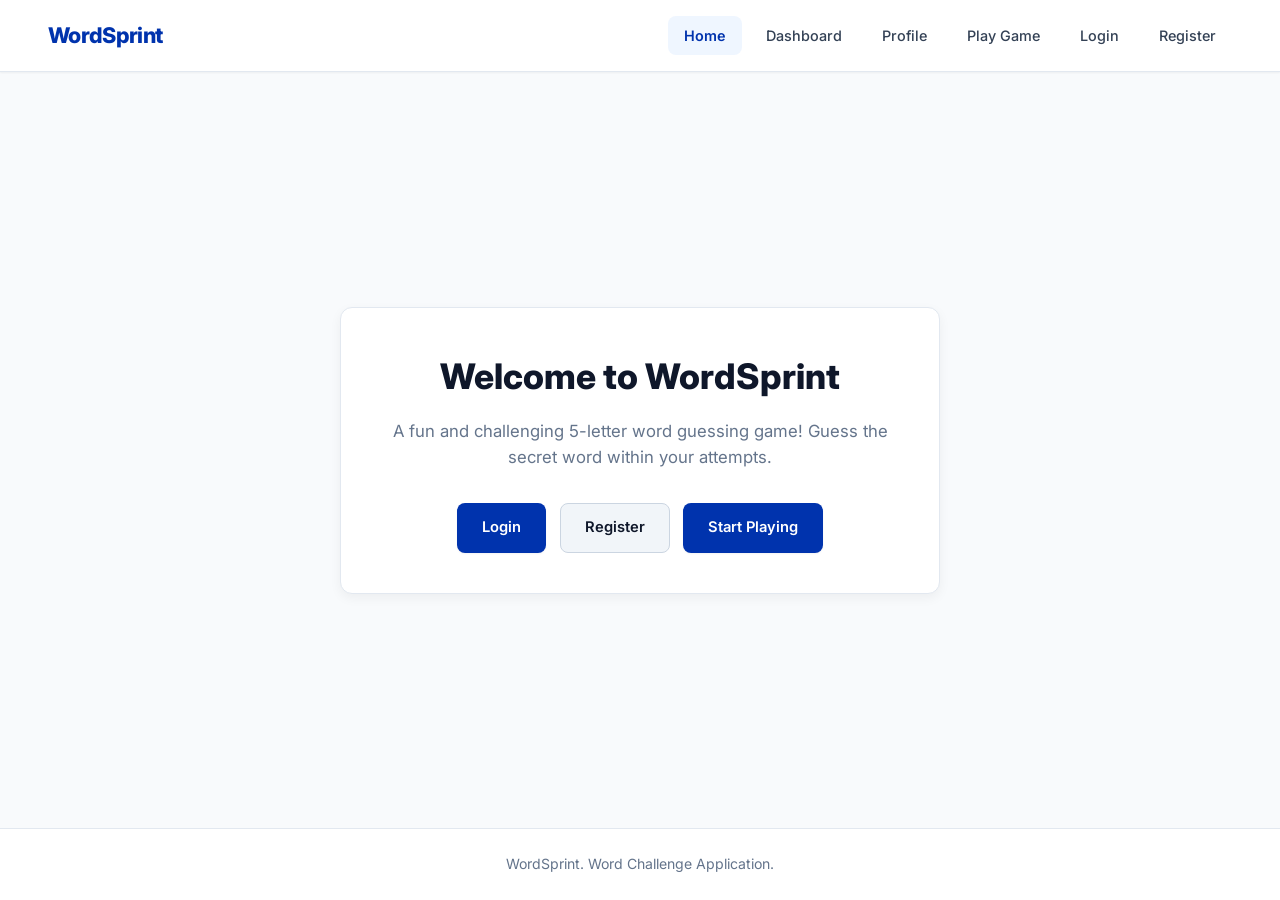
<file: static/index.html>
<!DOCTYPE html>
<html lang="en">

<head>
    <meta charset="UTF-8">
    <meta name="viewport" content="width=device-width, initial-scale=1.0">
    <title>WordSprint - Home</title>
    <link rel="stylesheet" href="css/style.css">
</head>

<body>
    <header>
        <h1>WordSprint</h1>
        <nav>
            <a href="index.html" class="active">Home</a>
            <a href="dashboard.html">Dashboard</a>
            <a href="profile.html">Profile</a>
            <a href="game.html">Play Game</a>
            <a href="login.html">Login</a>
            <a href="register.html">Register</a>
        </nav>
    </header>

    <main>
        <section class="card" style="text-align: center; max-width: 600px;">
            <h2 style="font-size: 2.2rem; font-weight: 800; color: var(--text-primary); margin-bottom: 0.85rem;">Welcome to WordSprint</h2>
            <p style="margin-bottom: 2rem; color: var(--text-muted); font-size: 1.05rem;">A fun and challenging 5-letter word guessing game! Guess the secret word within your attempts.</p>
            <div class="button-group">
                <a href="login.html" class="btn btn-primary">Login</a>
                <a href="register.html" class="btn btn-secondary">Register</a>
                <a href="game.html" class="btn btn-primary">Start Playing</a>
            </div>
        </section>
    </main>

    <footer>
        <p>WordSprint. Word Challenge Application.</p>
    </footer>
</body>

</html>
</file>
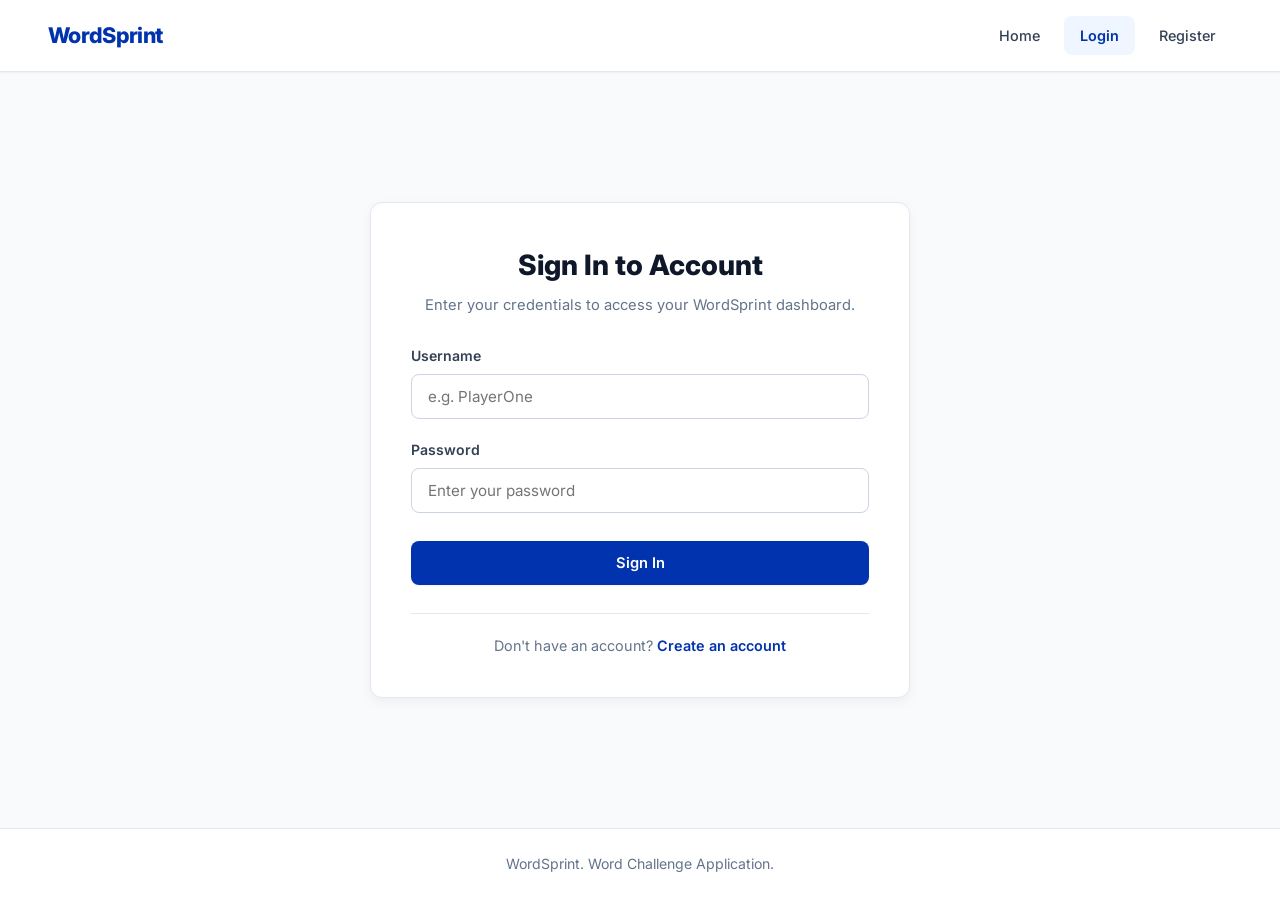
<file: static/login.html>
<!DOCTYPE html>
<html lang="en">

<head>
    <meta charset="UTF-8">
    <meta name="viewport" content="width=device-width, initial-scale=1.0">
    <title>WordSprint - Account Sign In</title>
    <link rel="stylesheet" href="css/style.css">
</head>

<body>
    <header>
        <h1>WordSprint</h1>
        <nav>
            <a href="index.html">Home</a>
            <a href="login.html" class="active">Login</a>
            <a href="register.html">Register</a>
        </nav>
    </header>

    <main>
        <section class="card">
            <div style="text-align: center; margin-bottom: 1.75rem;">
                <h2 style="font-size: 1.75rem; font-weight: 800; color: var(--text-primary); margin-bottom: 0.35rem;">Sign In to Account</h2>
                <p style="color: var(--text-muted); font-size: 0.92rem;">Enter your credentials to access your WordSprint dashboard.</p>
            </div>

            <div id="error-message" class="error-message"></div>
            <div id="success-message" class="success-message"></div>

            <form id="login-form" class="form">
                <div class="form-group">
                    <label for="username">Username</label>
                    <input type="text" id="username" name="username" placeholder="e.g. PlayerOne" required autocomplete="username">
                </div>

                <div class="form-group">
                    <label for="password">Password</label>
                    <input type="password" id="password" name="password" placeholder="Enter your password" required autocomplete="current-password">
                </div>

                <button type="submit" class="btn btn-primary" style="width: 100%; margin-top: 0.5rem;">Sign In</button>
            </form>

            <div class="button-group" style="margin-top: 1.75rem; padding-top: 1.25rem; border-top: 1px solid var(--border-color);">
                <p style="color: var(--text-muted); font-size: 0.9rem;">Don't have an account? <a href="register.html" style="color: var(--brand-blue); font-weight: 600; text-decoration: none;">Create an account</a></p>
            </div>
        </section>
    </main>

    <footer>
        <p>WordSprint. Word Challenge Application.</p>
    </footer>

    <script src="js/auth.js"></script>
</body>

</html>
</file>
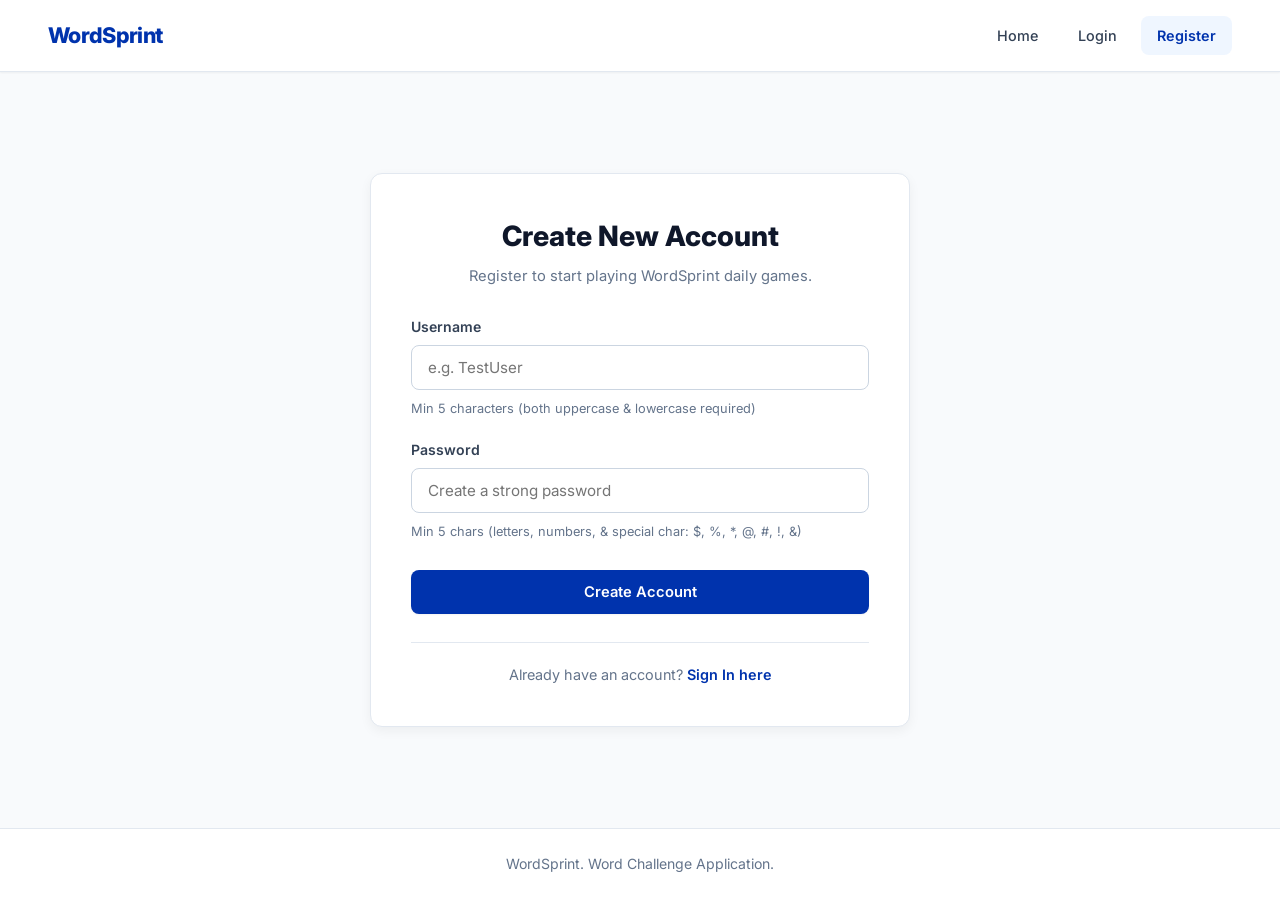
<file: static/register.html>
<!DOCTYPE html>
<html lang="en">

<head>
    <meta charset="UTF-8">
    <meta name="viewport" content="width=device-width, initial-scale=1.0">
    <title>WordSprint - Account Registration</title>
    <link rel="stylesheet" href="css/style.css">
</head>

<body>
    <header>
        <h1>WordSprint</h1>
        <nav>
            <a href="index.html">Home</a>
            <a href="login.html">Login</a>
            <a href="register.html" class="active">Register</a>
        </nav>
    </header>

    <main>
        <section class="card">
            <div style="text-align: center; margin-bottom: 1.75rem;">
                <h2 style="font-size: 1.75rem; font-weight: 800; color: var(--text-primary); margin-bottom: 0.35rem;">Create New Account</h2>
                <p style="color: var(--text-muted); font-size: 0.92rem;">Register to start playing WordSprint daily games.</p>
            </div>

            <div id="error-message" class="error-message"></div>
            <div id="success-message" class="success-message"></div>

            <form id="register-form" class="form">
                <div class="form-group">
                    <label for="username">Username</label>
                    <input type="text" id="username" name="username" placeholder="e.g. TestUser" required autocomplete="username">
                    <small style="color: var(--text-muted); font-size: 0.8rem; margin-top: 0.15rem;">Min 5 characters (both uppercase & lowercase required)</small>
                </div>

                <div class="form-group">
                    <label for="password">Password</label>
                    <input type="password" id="password" name="password" placeholder="Create a strong password" required autocomplete="new-password">
                    <small style="color: var(--text-muted); font-size: 0.8rem; margin-top: 0.15rem;">Min 5 chars (letters, numbers, & special char: $, %, *, @, #, !, &)</small>
                </div>

                <input type="hidden" id="role" name="role" value="player">

                <button type="submit" class="btn btn-primary" style="width: 100%; margin-top: 0.5rem;">Create Account</button>
            </form>

            <div class="button-group" style="margin-top: 1.75rem; padding-top: 1.25rem; border-top: 1px solid var(--border-color);">
                <p style="color: var(--text-muted); font-size: 0.9rem;">Already have an account? <a href="login.html" style="color: var(--brand-blue); font-weight: 600; text-decoration: none;">Sign In here</a></p>
            </div>
        </section>
    </main>

    <footer>
        <p>WordSprint. Word Challenge Application.</p>
    </footer>

    <script src="js/auth.js"></script>
</body>

</html>
</file>
<file: static/css/style.css>
/* WordSprint - Modern Enterprise Design System (Inspired by OpenText) */
@import url('https://fonts.googleapis.com/css2?family=Inter:wght@400;500;600;700;800&display=swap');

:root {
    /* Brand Colors */
    --brand-blue: #0033ad;
    --brand-blue-hover: #002685;
    --brand-blue-light: #eff6ff;
    --brand-blue-border: #bfdbfe;

    /* Backgrounds */
    --bg-main: #f8fafc;
    --card-bg: #ffffff;
    --header-bg: #ffffff;
    --footer-bg: #ffffff;
    --input-bg: #ffffff;

    /* Text Colors */
    --text-primary: #0f172a;
    --text-secondary: #334155;
    --text-muted: #64748b;
    --text-light: #94a3b8;

    /* Borders & Lines */
    --border-color: #e2e8f0;
    --border-hover: #cbd5e1;
    --input-border: #cbd5e1;
    --input-focus: #0033ad;

    /* Buttons */
    --btn-primary-bg: #0033ad;
    --btn-primary-hover: #002685;
    --btn-secondary-bg: #f1f5f9;
    --btn-secondary-text: #0f172a;
    --btn-secondary-border: #cbd5e1;
    --btn-secondary-hover: #e2e8f0;

    --btn-danger-bg: #ef4444;
    --btn-danger-hover: #dc2626;

    /* Status Colors */
    --status-green-bg: #ecfdf5;
    --status-green-text: #047857;
    --status-green-border: #a7f3d0;

    --status-orange-bg: #fffbeb;
    --status-orange-text: #b45309;
    --status-orange-border: #fde68a;

    --status-red-bg: #fef2f2;
    --status-red-text: #b91c1c;
    --status-red-border: #fecaca;

    --status-grey-bg: #f1f5f9;
    --status-grey-text: #475569;
    --status-grey-border: #cbd5e1;

    /* Tile Colors for Word Board */
    --tile-green: #059669;
    --tile-yellow: #d97706;
    --tile-grey: #64748b;

    /* Shadows */
    --shadow-sm: 0 1px 2px 0 rgba(0, 0, 0, 0.05);
    --shadow-card: 0 4px 12px 0 rgba(0, 0, 0, 0.05);
    --shadow-hover: 0 10px 25px -5px rgba(0, 0, 0, 0.08);
}

/* Global Reset */
* {
    box-sizing: border-box;
    margin: 0;
    padding: 0;
}

body {
    font-family: 'Inter', -apple-system, BlinkMacSystemFont, "Segoe UI", Roboto, sans-serif;
    background-color: var(--bg-main);
    color: var(--text-primary);
    line-height: 1.6;
    display: flex;
    flex-direction: column;
    min-height: 100vh;
    -webkit-font-smoothing: antialiased;
}

/* Header Navigation Bar */
header {
    background-color: var(--header-bg);
    border-bottom: 1px solid var(--border-color);
    padding: 1rem 3rem;
    display: flex;
    justify-content: space-between;
    align-items: center;
    position: sticky;
    top: 0;
    z-index: 100;
    box-shadow: var(--shadow-sm);
}

header h1 {
    font-size: 1.35rem;
    font-weight: 800;
    letter-spacing: -0.03em;
    color: var(--brand-blue);
    display: flex;
    align-items: center;
    gap: 0.6rem;
}

nav {
    display: flex;
    align-items: center;
    gap: 0.5rem;
}

nav a {
    color: var(--text-secondary);
    text-decoration: none;
    padding: 0.5rem 1rem;
    font-weight: 500;
    font-size: 0.9rem;
    border-radius: 8px;
    transition: all 0.15s ease;
}

nav a:hover {
    color: var(--brand-blue);
    background-color: var(--brand-blue-light);
}

nav a.active {
    color: var(--brand-blue);
    background-color: var(--brand-blue-light);
    font-weight: 600;
}

/* Main Container & Cards */
main {
    flex: 1;
    display: flex;
    justify-content: center;
    align-items: center;
    padding: 3rem 1.5rem;
}

.card {
    background-color: var(--card-bg);
    border: 1px solid var(--border-color);
    border-radius: 12px;
    padding: 2.5rem;
    width: 100%;
    max-width: 540px;
    box-shadow: var(--shadow-card);
}

/* Hero Section (OpenText Inspired) */
.hero-wrapper {
    width: 100%;
    max-width: 1100px;
    display: flex;
    flex-direction: column;
    align-items: center;
    gap: 3.5rem;
}

.hero-banner {
    text-align: center;
    max-width: 850px;
    margin: 0 auto;
}

.hero-pill {
    display: inline-flex;
    align-items: center;
    gap: 0.5rem;
    background: var(--brand-blue-light);
    border: 1px solid var(--brand-blue-border);
    color: var(--brand-blue);
    font-size: 0.82rem;
    font-weight: 600;
    padding: 0.35rem 1rem;
    border-radius: 9999px;
    margin-bottom: 1.5rem;
}

.hero-banner h2 {
    font-size: 3rem;
    font-weight: 800;
    letter-spacing: -0.04em;
    color: var(--text-primary);
    line-height: 1.15;
    margin-bottom: 1.25rem;
}

.hero-banner p {
    font-size: 1.15rem;
    color: var(--text-muted);
    max-width: 680px;
    margin: 0 auto 2.25rem auto;
}

.feature-grid {
    display: grid;
    grid-template-columns: repeat(auto-fit, minmax(300px, 1fr));
    gap: 1.75rem;
    width: 100%;
}

.feature-card {
    background: linear-gradient(135deg, #0033ad 0%, #001f6d 100%);
    color: #ffffff;
    border-radius: 14px;
    padding: 2.25rem;
    box-shadow: var(--shadow-hover);
    display: flex;
    flex-direction: column;
    justify-content: space-between;
    transition: transform 0.2s ease;
}

.feature-card:hover {
    transform: translateY(-4px);
}

.feature-card h3 {
    font-size: 1.4rem;
    font-weight: 700;
    margin-bottom: 0.75rem;
}

.feature-card p {
    font-size: 0.95rem;
    color: rgba(255, 255, 255, 0.85);
    line-height: 1.6;
}

/* Forms & Inputs */
.form {
    display: flex;
    flex-direction: column;
    gap: 1.25rem;
}

.form-group {
    display: flex;
    flex-direction: column;
    gap: 0.4rem;
}

.form-group label {
    font-weight: 600;
    font-size: 0.88rem;
    color: var(--text-secondary);
}

.form-group input,
.form-group select {
    padding: 0.75rem 1rem;
    background-color: var(--input-bg);
    border: 1px solid var(--input-border);
    border-radius: 8px;
    color: var(--text-primary);
    font-size: 0.95rem;
    font-family: inherit;
    transition: all 0.15s ease;
}

.form-group input:focus,
.form-group select:focus {
    outline: none;
    border-color: var(--input-focus);
    box-shadow: 0 0 0 3px rgba(0, 51, 173, 0.15);
}

/* Buttons */
.btn {
    display: inline-flex;
    align-items: center;
    justify-content: center;
    padding: 0.75rem 1.5rem;
    font-size: 0.92rem;
    font-weight: 600;
    border: 1px solid transparent;
    border-radius: 8px;
    cursor: pointer;
    text-align: center;
    text-decoration: none;
    transition: all 0.15s ease;
    font-family: inherit;
}

.btn-primary {
    background-color: var(--btn-primary-bg);
    color: #ffffff;
    box-shadow: var(--shadow-sm);
}

.btn-primary:hover {
    background-color: var(--btn-primary-hover);
    transform: translateY(-1px);
}

.btn-secondary {
    background-color: var(--btn-secondary-bg);
    color: var(--btn-secondary-text);
    border-color: var(--btn-secondary-border);
}

.btn-secondary:hover {
    background-color: var(--btn-secondary-hover);
}

.btn-danger {
    background-color: var(--btn-danger-bg);
    color: #ffffff;
}

.btn-danger:hover {
    background-color: var(--btn-danger-hover);
}

.button-group {
    display: flex;
    gap: 0.85rem;
    justify-content: center;
    margin-top: 1.25rem;
    flex-wrap: wrap;
}

/* Alerts */
.error-message {
    background-color: var(--status-red-bg);
    color: var(--status-red-text);
    border: 1px solid var(--status-red-border);
    padding: 0.85rem 1.1rem;
    border-radius: 8px;
    font-size: 0.9rem;
    font-weight: 500;
    margin-bottom: 1.25rem;
    display: none;
}

.success-message {
    background-color: var(--status-green-bg);
    color: var(--status-green-text);
    border: 1px solid var(--status-green-border);
    padding: 0.85rem 1.1rem;
    border-radius: 8px;
    font-size: 0.9rem;
    font-weight: 500;
    margin-bottom: 1.25rem;
    display: none;
}

/* Side-by-Side Main Layout */
.game-main-layout {
    display: flex;
    justify-content: center;
    align-items: flex-start;
    gap: 2rem;
    padding: 2.5rem 1.5rem;
    max-width: 1040px;
    margin: 0 auto;
    width: 100%;
    box-sizing: border-box;
}

.game-container {
    flex: 1;
    max-width: 540px;
    min-width: 320px;
}

.rules-sidebar {
    width: 360px;
    flex-shrink: 0;
}

.rules-sidebar .rules-card {
    margin-bottom: 0;
    padding: 1.5rem;
    background: linear-gradient(180deg, #f8fafc 0%, #f1f5f9 100%);
    border: 1px solid var(--border-color);
    border-radius: 12px;
    box-shadow: 0 4px 12px rgba(0, 0, 0, 0.04);
}

.game-header {
    display: flex;
    justify-content: space-between;
    align-items: flex-start;
    gap: 1.25rem;
    margin-bottom: 1.5rem;
    padding-bottom: 1rem;
    border-bottom: 1px solid var(--border-color);
}

.game-title-group {
    flex: 1;
}

.game-header h2 {
    font-size: 1.4rem;
    font-weight: 800;
    color: var(--text-primary);
    line-height: 1.2;
}

.game-subtitle {
    color: var(--text-muted);
    font-size: 0.88rem;
    margin-top: 0.35rem;
    line-height: 1.4;
}

.game-info-badges {
    display: flex;
    gap: 0.75rem;
    align-items: center;
    flex-shrink: 0;
}

.info-badge {
    display: flex;
    flex-direction: column;
    align-items: flex-end;
    background-color: var(--bg-main);
    border: 1px solid var(--border-color);
    padding: 0.35rem 0.75rem;
    border-radius: 8px;
}

.info-label {
    font-size: 0.68rem;
    text-transform: uppercase;
    font-weight: 700;
    letter-spacing: 0.05em;
    color: var(--text-muted);
}

.info-val {
    font-size: 0.95rem;
    font-weight: 800;
    color: var(--brand-blue);
}

.status-pill {
    display: inline-block;
    padding: 0.15rem 0.6rem;
    border-radius: 9999px;
    font-size: 0.75rem;
    font-weight: 800;
    text-transform: uppercase;
    letter-spacing: 0.04em;
}

.status-idle {
    background-color: #f1f5f9;
    color: #475569;
}

.status-in-progress, .status-in_progress {
    background-color: #eff6ff;
    color: #0033ad;
    border: 1px solid #bfdbfe;
}

.status-won {
    background-color: #ecfdf5;
    color: #047857;
    border: 1px solid #a7f3d0;
}

.status-lost {
    background-color: #fef2f2;
    color: #b91c1c;
    border: 1px solid #fecaca;
}

.game-board {
    display: flex;
    flex-direction: column;
    gap: 0.3rem;
    margin: 0.5rem 0;
}

.board-row {
    display: flex;
    justify-content: center;
    gap: 0.3rem;
}

.tile {
    width: 44px;
    height: 44px;
    background-color: var(--input-bg);
    border: 2px solid var(--border-color);
    border-radius: 6px;
    display: flex;
    align-items: center;
    justify-content: center;
    font-size: 1.3rem;
    font-weight: 800;
    text-transform: uppercase;
    color: var(--text-primary);
    user-select: none;
    transition: all 0.15s ease;
    box-sizing: border-box;
}

.tile-green {
    background-color: var(--tile-green) !important;
    border-color: var(--tile-green) !important;
    color: #ffffff !important;
}

.tile-yellow {
    background-color: var(--tile-yellow) !important;
    border-color: var(--tile-yellow) !important;
    color: #ffffff !important;
}

.tile-grey {
    background-color: var(--tile-grey) !important;
    border-color: var(--tile-grey) !important;
    color: #ffffff !important;
}

/* Profile Details Box */
.profile-info-box {
    background-color: var(--brand-blue-light);
    border: 1px solid var(--brand-blue-border);
    border-radius: 10px;
    padding: 1.5rem;
    margin: 1.5rem 0;
    display: flex;
    flex-direction: column;
    gap: 0.6rem;
}

.profile-info-box p {
    font-size: 0.95rem;
    color: var(--text-secondary);
}

.profile-info-box span {
    color: var(--brand-blue);
    font-weight: 700;
}

/* Statistics Grid */
.stats-grid {
    display: grid;
    grid-template-columns: repeat(auto-fit, minmax(130px, 1fr));
    gap: 1rem;
    margin: 1.5rem 0;
}

.stat-card {
    background-color: #ffffff;
    border: 1px solid var(--border-color);
    border-radius: 10px;
    padding: 1.25rem;
    text-align: center;
    display: flex;
    flex-direction: column;
    gap: 0.3rem;
    box-shadow: var(--shadow-sm);
}

.stat-num {
    font-size: 1.8rem;
    font-weight: 800;
    color: var(--brand-blue);
}

.stat-label {
    font-size: 0.75rem;
    color: var(--text-muted);
    text-transform: uppercase;
    letter-spacing: 0.06em;
    font-weight: 700;
}

/* Data Tables */
.table-responsive {
    width: 100%;
    overflow-x: auto;
    margin-top: 1rem;
    border: 1px solid var(--border-color);
    border-radius: 10px;
    box-shadow: var(--shadow-sm);
}

.data-table {
    width: 100%;
    border-collapse: collapse;
    font-size: 0.9rem;
    background-color: #ffffff;
}

.data-table th,
.data-table td {
    padding: 0.85rem 1.2rem;
    text-align: left;
    border-bottom: 1px solid var(--border-color);
}

.data-table th {
    background-color: #f1f5f9;
    color: var(--text-muted);
    font-weight: 700;
    text-transform: uppercase;
    font-size: 0.72rem;
    letter-spacing: 0.06em;
}

.data-table tr:last-child td {
    border-bottom: none;
}

.data-table tr:hover {
    background-color: #f8fafc;
}

.btn-sm {
    padding: 0.4rem 0.85rem;
    font-size: 0.82rem;
    border-radius: 6px;
}

.badge {
    display: inline-block;
    padding: 0.25rem 0.65rem;
    border-radius: 6px;
    font-size: 0.72rem;
    font-weight: 700;
    text-transform: uppercase;
    letter-spacing: 0.05em;
}

.badge-won {
    background-color: var(--status-green-bg);
    color: var(--status-green-text);
    border: 1px solid var(--status-green-border);
}

.badge-lost {
    background-color: var(--status-red-bg);
    color: var(--status-red-text);
    border: 1px solid var(--status-red-border);
}

.badge-progress {
    background-color: var(--status-orange-bg);
    color: var(--status-orange-text);
    border: 1px solid var(--status-orange-border);
}

/* Footer */
footer {
    text-align: center;
    padding: 1.5rem;
    background-color: var(--footer-bg);
    border-top: 1px solid var(--border-color);
    color: var(--text-muted);
    font-size: 0.88rem;
}

/* Responsive Layout */
@media (max-width: 768px) {
    header {
        flex-direction: column;
        gap: 1rem;
        padding: 1rem;
    }

    nav {
        flex-wrap: wrap;
        justify-content: center;
    }

    .hero-banner h2 {
        font-size: 2.2rem;
    }

    main {
        padding: 1.5rem 1rem;
    }

    .card {
        padding: 1.5rem;
    }
}

/* Rules Card & Visual Design System Examples */
.rules-card {
    background: linear-gradient(180deg, #f8fafc 0%, #f1f5f9 100%);
    border: 1px solid var(--border-color);
    border-radius: 12px;
    padding: 1.25rem 1.5rem;
    margin-bottom: 1.75rem;
    box-shadow: 0 2px 6px rgba(0, 0, 0, 0.03);
}

.rules-header {
    display: flex;
    align-items: center;
    gap: 0.5rem;
    color: var(--brand-blue);
    font-size: 1rem;
    font-weight: 700;
    margin-bottom: 0.5rem;
}

.rules-subtitle {
    font-size: 0.88rem;
    color: var(--text-secondary);
    margin-bottom: 1rem;
    line-height: 1.45;
}

.rules-examples {
    display: flex;
    flex-direction: column;
    gap: 0.85rem;
}

.rule-example-row {
    display: flex;
    align-items: center;
    gap: 1rem;
    flex-wrap: wrap;
}

.mini-tile-row {
    display: flex;
    gap: 0.25rem;
}

.mini-tile {
    width: 32px;
    height: 32px;
    background-color: #ffffff;
    border: 2px solid var(--border-color);
    border-radius: 6px;
    display: flex;
    align-items: center;
    justify-content: center;
    font-size: 0.95rem;
    font-weight: 800;
    color: var(--text-primary);
    user-select: none;
}

.mini-tile.tile-green {
    background-color: var(--tile-green) !important;
    border-color: var(--tile-green) !important;
    color: #ffffff !important;
}

.mini-tile.tile-yellow {
    background-color: var(--tile-yellow) !important;
    border-color: var(--tile-yellow) !important;
    color: #ffffff !important;
}

.mini-tile.tile-grey {
    background-color: var(--tile-grey) !important;
    border-color: var(--tile-grey) !important;
    color: #ffffff !important;
}

.example-desc {
    font-size: 0.85rem;
    color: var(--text-secondary);
    margin: 0;
}

/* On-Screen 26-Letter Keyboard Tracker */
.keyboard-container {
    width: 100%;
    margin: 1.75rem 0 0.5rem 0;
    display: flex;
    flex-direction: column;
    gap: 0.4rem;
    user-select: none;
}

.keyboard-row {
    display: flex;
    justify-content: center;
    align-items: center;
    gap: 0.35rem;
    width: 100%;
}

.key {
    appearance: none;
    -webkit-appearance: none;
    font-family: 'Inter', -apple-system, sans-serif;
    font-size: 0.95rem;
    font-weight: 700;
    border: 1px solid var(--border-color);
    padding: 0;
    margin: 0;
    height: 48px;
    border-radius: 6px;
    cursor: pointer;
    background-color: #e2e8f0;
    color: #0f172a;
    display: flex;
    justify-content: center;
    align-items: center;
    text-transform: uppercase;
    flex: 1;
    min-width: 0;
    user-select: none;
    transition: all 0.15s ease;
    box-shadow: 0 1px 2px rgba(0, 0, 0, 0.05);
}

.key:hover {
    background-color: #cbd5e1;
}

.key:active {
    transform: scale(0.94);
}

.key-wide {
    flex: 1.5;
    font-size: 0.75rem;
    font-weight: 800;
}

.key.key-green {
    background-color: var(--tile-green) !important;
    border-color: var(--tile-green) !important;
    color: #ffffff !important;
}

.key.key-yellow {
    background-color: var(--tile-yellow) !important;
    border-color: var(--tile-yellow) !important;
    color: #ffffff !important;
}

.key.key-grey {
    background-color: var(--tile-grey) !important;
    border-color: var(--tile-grey) !important;
    color: #ffffff !important;
    opacity: 0.6;
}

@media (max-width: 900px) {
    .game-main-layout {
        flex-direction: column-reverse;
        align-items: center;
        gap: 1.5rem;
        padding: 1.5rem 1rem;
    }
    .rules-sidebar {
        width: 100%;
        max-width: 540px;
    }
    .key {
        height: 42px;
        font-size: 0.85rem;
    }
    .keyboard-row {
        gap: 0.2rem;
    }
}
</file>
